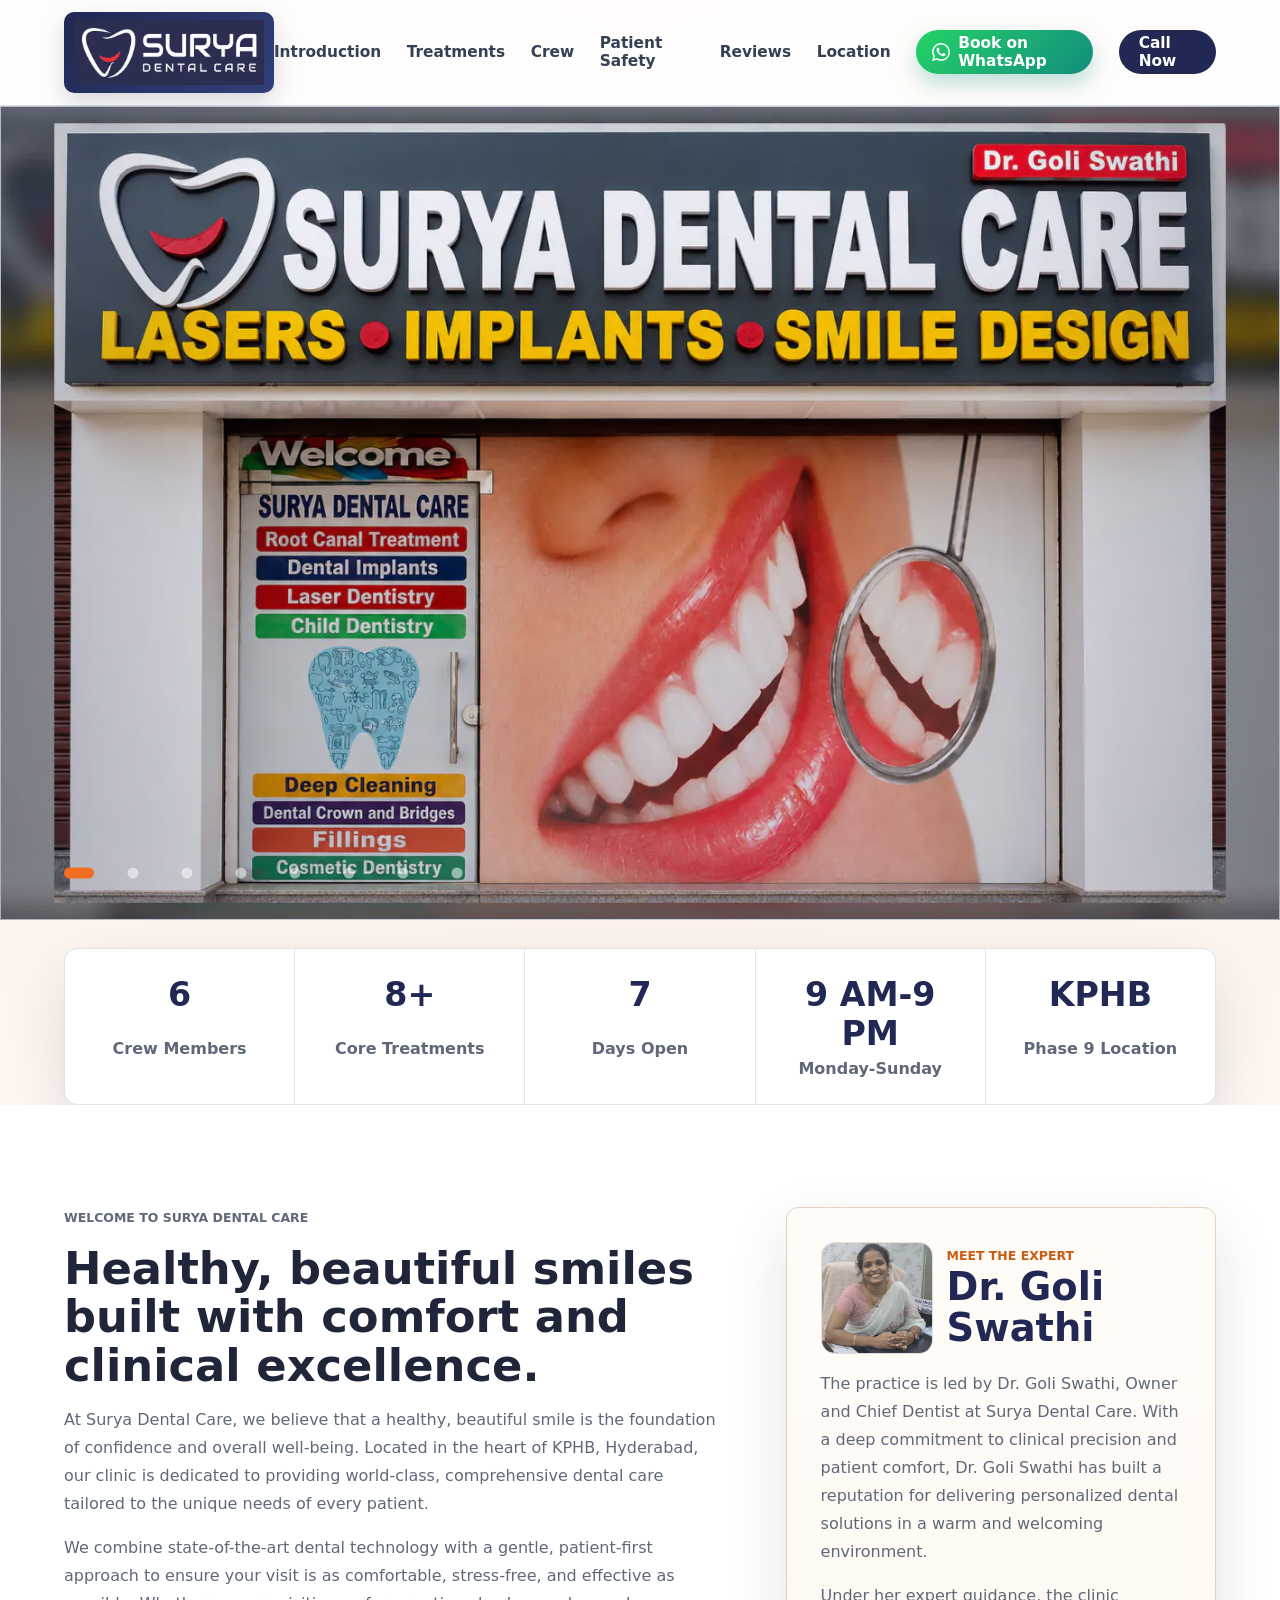
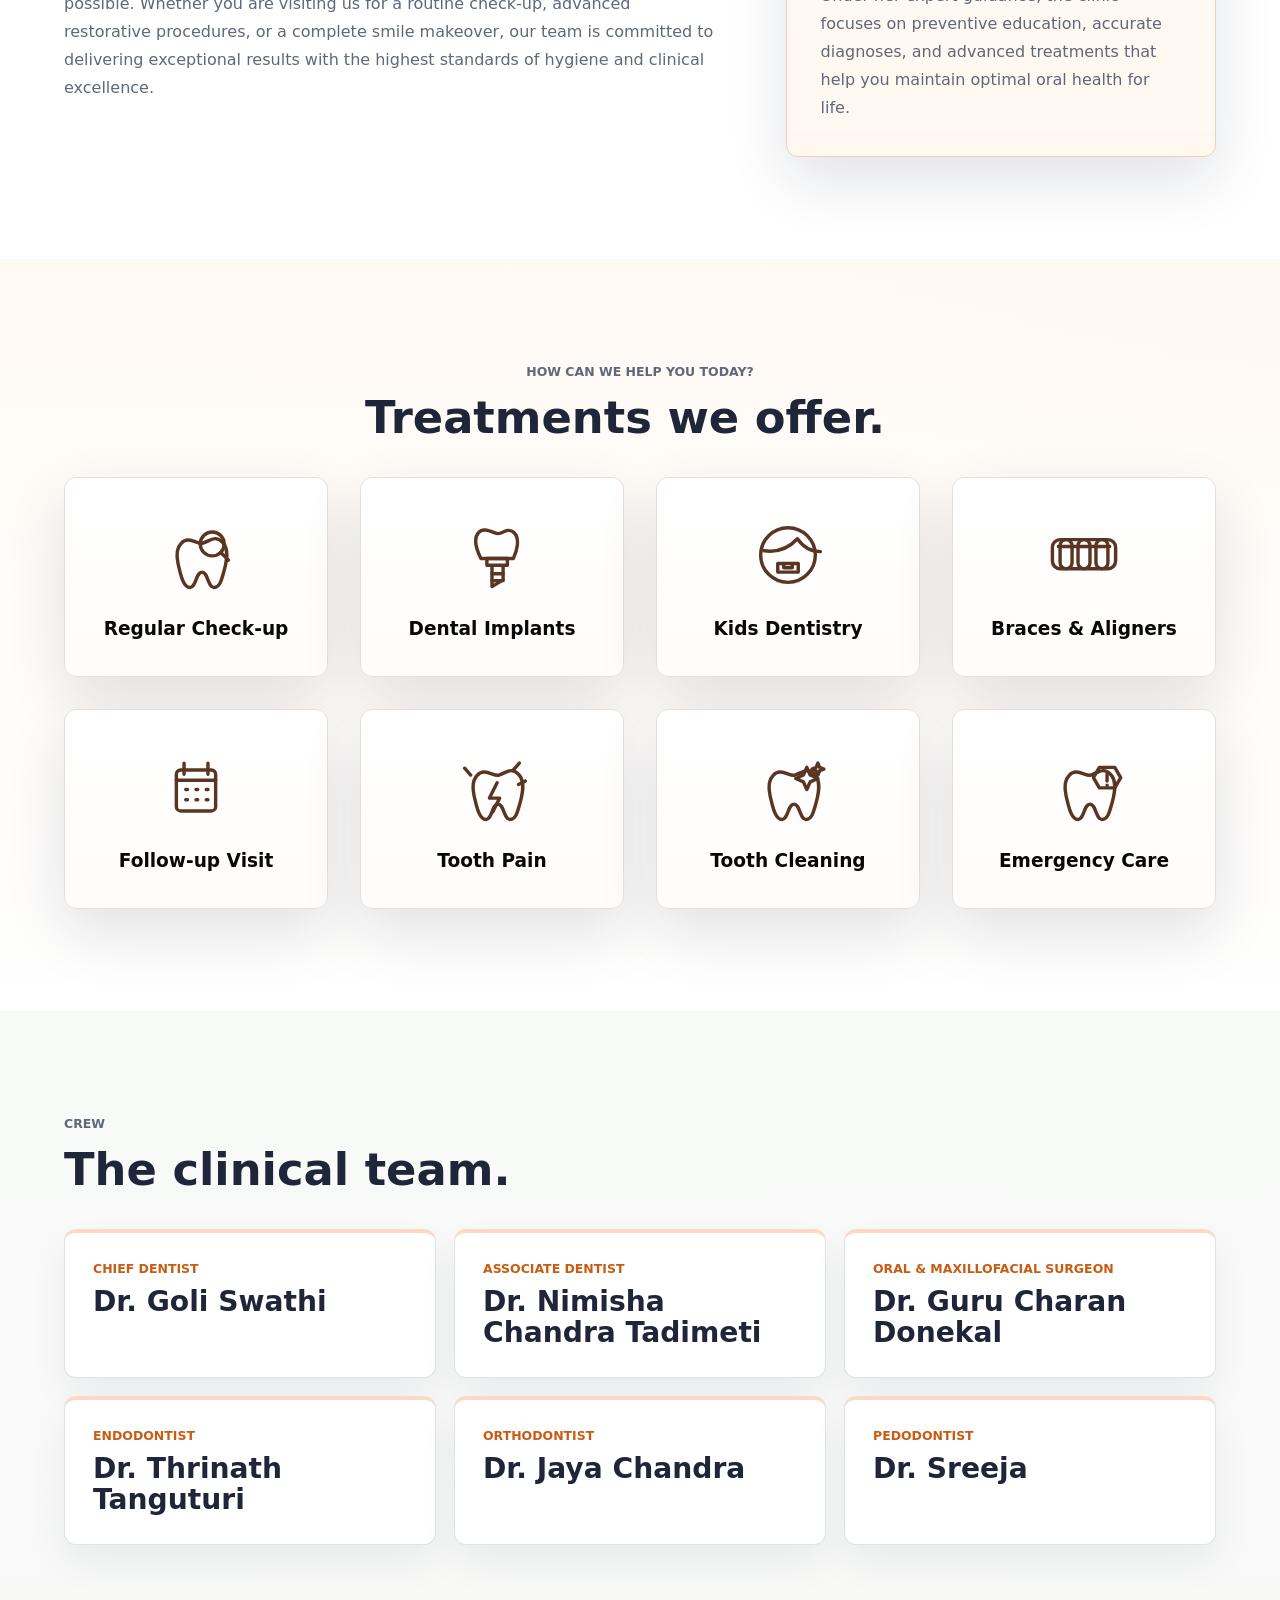
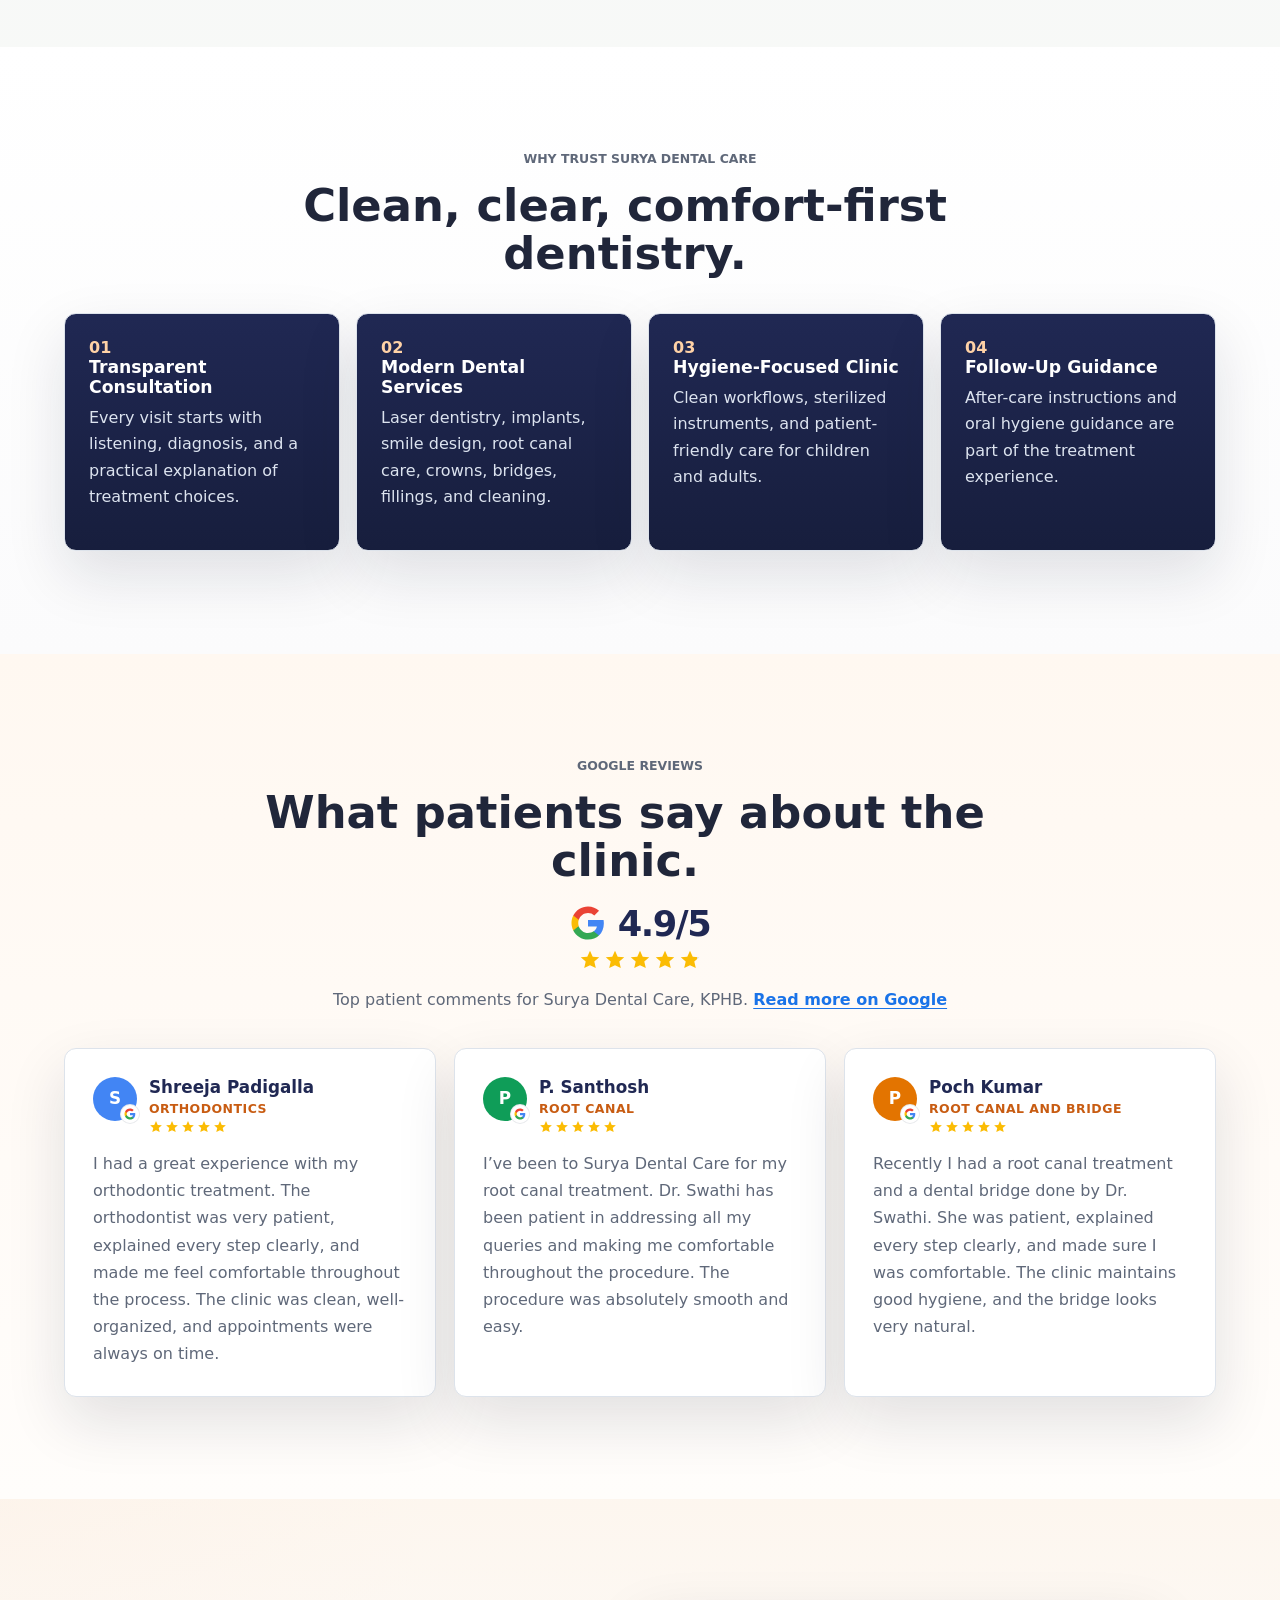
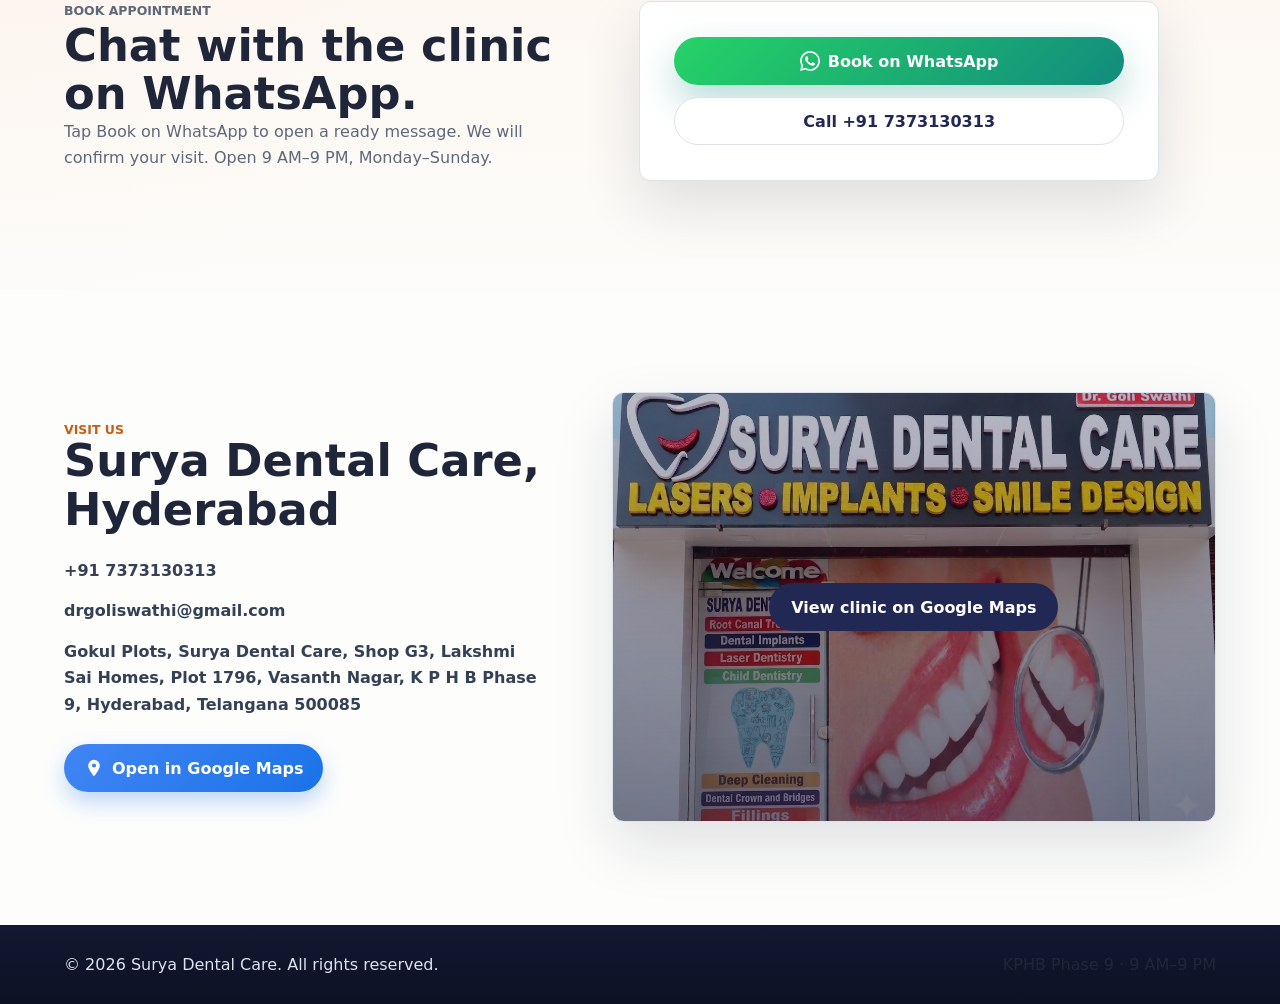
<file: public/index.html>
<!doctype html>
<html lang="en">
  <head>
    <meta charset="utf-8">
    <meta name="viewport" content="width=device-width, initial-scale=1">
    <title>Surya Dental Care | Dental Clinic in KPHB, Hyderabad</title>
    <meta
      name="description"
      content="Surya Dental Care in KPHB Phase 9, Hyderabad offers laser dentistry, implants, smile design, root canal treatment, kids dentistry, crowns, bridges, fillings, and preventive care."
    >
    <link rel="icon" href="assets/favicon.ico" sizes="any">
    <link rel="icon" type="image/png" sizes="32x32" href="assets/favicon-32.png">
    <link rel="apple-touch-icon" href="assets/apple-touch-icon.png">
    <link rel="preload" as="image" type="image/webp" href="assets/premium-slide-1.webp" imagesrcset="assets/premium-slide-1-800.webp 800w, assets/premium-slide-1.webp 1600w" imagesizes="100vw" fetchpriority="high">
    <link rel="stylesheet" href="styles.css?v=33">
  </head>
  <body>
    <header class="site-header" data-header>
      <a class="brand" href="#home" aria-label="Surya Dental Care home">
        <img class="brand-logo" src="assets/surya-logo.webp" width="520" height="177" alt="Surya Dental Care" decoding="async">
      </a>

      <button class="menu-toggle" type="button" aria-expanded="false" aria-controls="site-nav" data-menu-toggle>
        <span class="sr-only">Toggle navigation</span>
        <span></span>
        <span></span>
        <span></span>
      </button>

      <nav class="site-nav" id="site-nav" data-nav>
        <a href="#intro">Introduction</a>
        <a href="#treatments">Treatments</a>
        <a href="#crew">Crew</a>
        <a href="#safety">Patient Safety</a>
        <a href="#reviews">Reviews</a>
        <a href="#location">Location</a>
        <a
          class="whatsapp-cta"
          href="https://wa.me/917373130313?text=Hello%20Surya%20Dental%20Care%2C%20I%20would%20like%20to%20book%20an%20appointment."
          target="_blank"
          rel="noopener"
        >
          <svg viewBox="0 0 24 24" width="18" height="18" aria-hidden="true">
            <path fill="currentColor" d="M17.472 14.382c-.297-.149-1.758-.867-2.03-.967-.273-.099-.471-.148-.67.15-.197.297-.767.966-.94 1.164-.173.199-.347.223-.644.075-.297-.15-1.255-.463-2.39-1.475-.883-.788-1.48-1.761-1.653-2.059-.173-.297-.018-.458.13-.606.134-.133.298-.347.446-.52.149-.174.198-.298.298-.497.099-.198.05-.371-.025-.52-.075-.149-.669-1.612-.916-2.207-.242-.579-.487-.5-.669-.51-.173-.008-.371-.01-.57-.01-.198 0-.52.074-.792.372-.272.297-1.04 1.016-1.04 2.479 0 1.462 1.065 2.875 1.213 3.074.149.198 2.096 3.2 5.077 4.487.709.306 1.262.489 1.694.625.712.227 1.36.195 1.871.118.571-.085 1.758-.719 2.006-1.413.248-.694.248-1.289.173-1.413-.074-.124-.272-.198-.57-.347m-5.421 7.403h-.004a9.87 9.87 0 01-5.031-1.378l-.361-.214-3.741.982.998-3.648-.235-.374a9.86 9.86 0 01-1.51-5.26c.001-5.45 4.436-9.884 9.888-9.884 2.64 0 5.122 1.03 6.988 2.898a9.825 9.825 0 012.893 6.994c-.003 5.45-4.435 9.884-9.885 9.884m8.413-18.297A11.815 11.815 0 0012.05 0C5.495 0 .16 5.335.157 11.892c0 2.096.547 4.142 1.588 5.945L.057 24l6.305-1.654a11.882 11.882 0 005.683 1.448h.005c6.554 0 11.89-5.335 11.893-11.893a11.821 11.821 0 00-3.48-8.413z"/>
          </svg>
          Book on WhatsApp
        </a>
        <a class="nav-cta" href="tel:+917373130313">Call Now</a>
      </nav>
    </header>

    <main id="home">
      <section class="hero">
        <div class="hero-slider" aria-label="Surya Dental Care highlights" data-slider>
          <article class="hero-slide photo-slide active" data-slide>
            <img class="slide-photo" src="assets/premium-slide-1.webp" srcset="assets/premium-slide-1-800.webp 800w, assets/premium-slide-1.webp 1600w" sizes="100vw" width="1600" height="900" alt="Surya Dental Care clinic highlights" fetchpriority="high" decoding="async">
          </article>

          <article class="hero-slide photo-slide" data-slide>
            <img class="slide-photo" data-src="assets/premium-slide-8.webp" data-srcset="assets/premium-slide-8-800.webp 800w, assets/premium-slide-8.webp 1600w" data-sizes="100vw" width="1600" height="900" alt="Surya Dental Care clinic interior and reception" decoding="async">
          </article>

          <article class="hero-slide photo-slide" data-slide>
            <img class="slide-photo" data-src="assets/premium-slide-2.webp" data-srcset="assets/premium-slide-2-800.webp 800w, assets/premium-slide-2.webp 1600w" data-sizes="100vw" width="1600" height="900" alt="Surya Dental Care treatments" decoding="async">
          </article>

          <article class="hero-slide photo-slide" data-slide>
            <img class="slide-photo" data-src="assets/premium-slide-3.webp" data-srcset="assets/premium-slide-3-800.webp 800w, assets/premium-slide-3.webp 1600w" data-sizes="100vw" width="1600" height="900" alt="Surya Dental Care implants and smile design" decoding="async">
          </article>

          <article class="hero-slide photo-slide" data-slide>
            <img class="slide-photo" data-src="assets/premium-slide-4.webp" data-srcset="assets/premium-slide-4-800.webp 800w, assets/premium-slide-4.webp 1600w" data-sizes="100vw" width="1600" height="900" alt="Surya Dental Care patient care" decoding="async">
          </article>

          <article class="hero-slide photo-slide" data-slide>
            <img class="slide-photo" data-src="assets/premium-slide-5.webp" data-srcset="assets/premium-slide-5-800.webp 800w, assets/premium-slide-5.webp 1600w" data-sizes="100vw" width="1600" height="900" alt="Surya Dental Care clinic services" decoding="async">
          </article>

          <article class="hero-slide photo-slide" data-slide>
            <img class="slide-photo" data-src="assets/premium-slide-6.webp" data-srcset="assets/premium-slide-6-800.webp 800w, assets/premium-slide-6.webp 1600w" data-sizes="100vw" width="1600" height="900" alt="Surya Dental Care team" decoding="async">
          </article>

          <article class="hero-slide photo-slide" data-slide>
            <img class="slide-photo" data-src="assets/premium-slide-7.webp" data-srcset="assets/premium-slide-7-800.webp 800w, assets/premium-slide-7.webp 1600w" data-sizes="100vw" width="1600" height="900" alt="Surya Dental Care KPHB clinic" decoding="async">
          </article>

          <div class="slider-dots" aria-label="Homepage slideshow controls">
            <button class="active" type="button" aria-label="Show presentation slide 1" data-slide-dot></button>
            <button type="button" aria-label="Show presentation slide 2" data-slide-dot></button>
            <button type="button" aria-label="Show presentation slide 3" data-slide-dot></button>
            <button type="button" aria-label="Show presentation slide 4" data-slide-dot></button>
            <button type="button" aria-label="Show presentation slide 5" data-slide-dot></button>
            <button type="button" aria-label="Show presentation slide 6" data-slide-dot></button>
            <button type="button" aria-label="Show presentation slide 7" data-slide-dot></button>
            <button type="button" aria-label="Show presentation slide 8" data-slide-dot></button>
          </div>
        </div>
      </section>

      <section class="stats-strip" aria-label="Clinic highlights">
        <article>
          <strong>6</strong>
          <span>Crew Members</span>
        </article>
        <article>
          <strong>8+</strong>
          <span>Core Treatments</span>
        </article>
        <article>
          <strong>7</strong>
          <span>Days Open</span>
        </article>
        <article>
          <strong>9 AM-9 PM</strong>
          <span>Monday-Sunday</span>
        </article>
        <article>
          <strong>KPHB</strong>
          <span>Phase 9 Location</span>
        </article>
      </section>

      <section class="section intro" id="intro">
        <div class="intro-copy">
          <p class="eyebrow">Welcome to Surya Dental Care</p>
          <h1>Healthy, beautiful smiles built with comfort and clinical excellence.</h1>
          <p>
            At Surya Dental Care, we believe that a healthy, beautiful smile is the foundation of
            confidence and overall well-being. Located in the heart of KPHB, Hyderabad, our clinic is
            dedicated to providing world-class, comprehensive dental care tailored to the unique needs
            of every patient.
          </p>
          <p>
            We combine state-of-the-art dental technology with a gentle, patient-first approach to
            ensure your visit is as comfortable, stress-free, and effective as possible. Whether you
            are visiting us for a routine check-up, advanced restorative procedures, or a complete
            smile makeover, our team is committed to delivering exceptional results with the highest
            standards of hygiene and clinical excellence.
          </p>
        </div>
        <div class="intro-card">
          <div class="expert-header">
            <div class="expert-photo">
              <img src="assets/goliswathi.webp" width="640" height="640" alt="Dr. Goli Swathi at Surya Dental Care" loading="lazy" decoding="async">
            </div>
            <div class="expert-title">
              <span>Meet the Expert</span>
              <h3>Dr. Goli Swathi</h3>
            </div>
          </div>
          <p>
            The practice is led by Dr. Goli Swathi, Owner and Chief Dentist at Surya Dental Care. With a
            deep commitment to clinical precision and patient comfort, Dr. Goli Swathi has built a reputation
            for delivering personalized dental solutions in a warm and welcoming environment.
          </p>
          <p>
            Under her expert guidance, the clinic focuses on preventive education, accurate diagnoses,
            and advanced treatments that help you maintain optimal oral health for life.
          </p>
        </div>
      </section>

      <section class="section help" id="treatments">
        <div class="section-heading center">
          <p class="eyebrow">How can we help you today?</p>
          <h2>Treatments we offer.</h2>
        </div>
        <div class="help-grid">
          <article>
            <svg class="treatment-icon" viewBox="0 0 96 96" aria-hidden="true">
              <path d="M31 34c8-9 19 2 25 0 8-2 14-10 23-1 8 8 5 22 2 33-3 11-5 20-12 20-7 0-7-18-14-18s-7 18-14 18c-8 0-11-15-14-28-2-9-2-18 4-24Z"/>
              <circle cx="67" cy="35" r="14"/>
              <path d="m77 45 9 9"/>
            </svg>
            <h3>Regular Check-up</h3>
          </article>
          <article>
            <svg class="treatment-icon" viewBox="0 0 96 96" aria-hidden="true">
              <path d="M32 22c7-8 18 1 23 1s12-8 19-1c7 7 3 22-1 30H35c-5-10-9-23-3-30Z"/>
              <path d="M42 52h24v8H42zM48 60v25l13-8V60"/>
              <path d="M48 70h13M48 78h13"/>
            </svg>
            <h3>Dental Implants</h3>
          </article>
          <article>
            <svg class="treatment-icon" viewBox="0 0 96 96" aria-hidden="true">
              <circle cx="48" cy="48" r="32"/>
              <path d="M20 43c14 2 27-1 39-14 7 10 16 15 27 15"/>
              <path d="M36 58h24v10H36z"/>
              <path d="M43 58v5h10v-5"/>
            </svg>
            <h3>Kids Dentistry</h3>
          </article>
          <article>
            <svg class="treatment-icon" viewBox="0 0 96 96" aria-hidden="true">
              <path d="M18 38h60M20 30h56c5 0 9 4 9 9v16c0 5-4 9-9 9H20c-5 0-9-4-9-9V39c0-5 4-9 9-9Z"/>
              <rect x="20" y="30" width="14" height="34" rx="7"/>
              <rect x="41" y="30" width="14" height="34" rx="7"/>
              <rect x="62" y="30" width="14" height="34" rx="7"/>
            </svg>
            <h3>Braces & Aligners</h3>
          </article>
          <article>
            <svg class="treatment-icon" viewBox="0 0 96 96" aria-hidden="true">
              <rect x="25" y="28" width="46" height="48" rx="5"/>
              <path d="M25 40h46M34 20v13M62 20v13"/>
              <path d="M36 51h2M48 51h2M60 51h2M36 63h2M48 63h2M60 63h2"/>
            </svg>
            <h3>Follow-up Visit</h3>
          </article>
          <article>
            <svg class="treatment-icon" viewBox="0 0 96 96" aria-hidden="true">
              <path d="M31 34c8-9 19 2 25 0 8-2 14-10 23-1 8 8 5 22 2 33-3 11-5 20-12 20-7 0-7-18-14-18s-7 18-14 18c-8 0-11-15-14-28-2-9-2-18 4-24Z"/>
              <path d="m54 43-9 18h12l-8 16"/>
              <path d="m23 34-7-8M73 28l7-8M79 45l8-4"/>
            </svg>
            <h3>Tooth Pain</h3>
          </article>
          <article>
            <svg class="treatment-icon" viewBox="0 0 96 96" aria-hidden="true">
              <path d="M31 34c8-9 19 2 25 0 8-2 14-10 23-1 8 8 5 22 2 33-3 11-5 20-12 20-7 0-7-18-14-18s-7 18-14 18c-8 0-11-15-14-28-2-9-2-18 4-24Z"/>
              <path d="m70 25 4 9 9 4-9 4-4 9-4-9-9-4 9-4 4-9ZM83 20l2 5 5 2-5 2-2 5-2-5-5-2 5-2 2-5Z"/>
            </svg>
            <h3>Tooth Cleaning</h3>
          </article>
          <article>
            <svg class="treatment-icon" viewBox="0 0 96 96" aria-hidden="true">
              <path d="M31 34c8-9 19 2 25 0 8-2 14-10 23-1 8 8 5 22 2 33-3 11-5 20-12 20-7 0-7-18-14-18s-7 18-14 18c-8 0-11-15-14-28-2-9-2-18 4-24Z"/>
              <path d="M66 25h18l7 12-7 12H66l-7-12 7-12Z"/>
              <path d="M75 33v8M75 46h.1"/>
            </svg>
            <h3>Emergency Care</h3>
          </article>
        </div>
      </section>

      <section class="section doctors" id="crew">
        <div class="section-heading">
          <p class="eyebrow">Crew</p>
          <h2>The clinical team.</h2>
        </div>
        <div class="doctor-grid">
          <article>
            <span>Chief Dentist</span>
            <h3>Dr. Goli Swathi</h3>
          </article>
          <article>
            <span>Associate Dentist</span>
            <h3>Dr. Nimisha Chandra Tadimeti</h3>
          </article>
          <article>
            <span>Oral & Maxillofacial Surgeon</span>
            <h3>Dr. Guru Charan Donekal</h3>
          </article>
          <article>
            <span>Endodontist</span>
            <h3>Dr. Thrinath Tanguturi</h3>
          </article>
          <article>
            <span>Orthodontist</span>
            <h3>Dr. Jaya Chandra</h3>
          </article>
          <article>
            <span>Pedodontist</span>
            <h3>Dr. Sreeja</h3>
          </article>
        </div>
      </section>

      <section class="section safety" id="safety">
        <div class="section-heading center">
          <p class="eyebrow">Why trust Surya Dental Care</p>
          <h2>Clean, clear, comfort-first dentistry.</h2>
        </div>
        <div class="trust-grid">
          <article>
            <span>01</span>
            <h3>Transparent Consultation</h3>
            <p>Every visit starts with listening, diagnosis, and a practical explanation of treatment choices.</p>
          </article>
          <article>
            <span>02</span>
            <h3>Modern Dental Services</h3>
            <p>Laser dentistry, implants, smile design, root canal care, crowns, bridges, fillings, and cleaning.</p>
          </article>
          <article>
            <span>03</span>
            <h3>Hygiene-Focused Clinic</h3>
            <p>Clean workflows, sterilized instruments, and patient-friendly care for children and adults.</p>
          </article>
          <article>
            <span>04</span>
            <h3>Follow-Up Guidance</h3>
            <p>After-care instructions and oral hygiene guidance are part of the treatment experience.</p>
          </article>
        </div>
      </section>

      <section class="section reviews" id="reviews" aria-labelledby="reviews-title">
        <div class="section-heading center">
          <p class="eyebrow">Google reviews</p>
          <h2 id="reviews-title">What patients say about the clinic.</h2>
          <div class="reviews-rating">
            <div class="reviews-score">
              <span class="google-mark" aria-hidden="true">
                <svg viewBox="0 0 24 24" width="36" height="36">
                  <path fill="#4285F4" d="M22.56 12.25c0-.78-.07-1.53-.2-2.25H12v4.26h5.92c-.26 1.37-1.04 2.53-2.21 3.31v2.77h3.57c2.08-1.92 3.28-4.74 3.28-8.09z"/>
                  <path fill="#34A853" d="M12 23c2.97 0 5.46-.98 7.28-2.66l-3.57-2.77c-.98.66-2.23 1.06-3.71 1.06-2.86 0-5.29-1.93-6.16-4.53H2.18v2.84C3.99 20.53 7.7 23 12 23z"/>
                  <path fill="#FBBC05" d="M5.84 14.09c-.22-.66-.35-1.36-.35-2.09s.13-1.43.35-2.09V7.07H2.18C1.43 8.55 1 10.22 1 12s.43 3.45 1.18 4.93l2.85-2.22.81-.62z"/>
                  <path fill="#EA4335" d="M12 5.38c1.62 0 3.06.56 4.21 1.64l3.15-3.15C17.45 2.09 14.97 1 12 1 7.7 1 3.99 3.47 2.18 7.07l3.66 2.84c.87-2.6 3.3-4.53 6.16-4.53z"/>
                </svg>
              </span>
              <strong class="reviews-score-value">4.9/5</strong>
            </div>
            <span class="star-row star-row-lg" aria-label="4.9 out of 5 stars">
              <svg viewBox="0 0 20 20" width="22" height="22" aria-hidden="true"><path fill="#FBBC04" d="M10 1.5 12.47 7l5.93.5-4.5 3.9 1.37 5.85L10 14.7 4.73 17.25 6.1 11.4 1.6 7.5 7.53 7z"/></svg>
              <svg viewBox="0 0 20 20" width="22" height="22" aria-hidden="true"><path fill="#FBBC04" d="M10 1.5 12.47 7l5.93.5-4.5 3.9 1.37 5.85L10 14.7 4.73 17.25 6.1 11.4 1.6 7.5 7.53 7z"/></svg>
              <svg viewBox="0 0 20 20" width="22" height="22" aria-hidden="true"><path fill="#FBBC04" d="M10 1.5 12.47 7l5.93.5-4.5 3.9 1.37 5.85L10 14.7 4.73 17.25 6.1 11.4 1.6 7.5 7.53 7z"/></svg>
              <svg viewBox="0 0 20 20" width="22" height="22" aria-hidden="true"><path fill="#FBBC04" d="M10 1.5 12.47 7l5.93.5-4.5 3.9 1.37 5.85L10 14.7 4.73 17.25 6.1 11.4 1.6 7.5 7.53 7z"/></svg>
              <svg viewBox="0 0 20 20" width="22" height="22" aria-hidden="true">
                <defs>
                  <linearGradient id="google-star-49" x1="0" x2="1">
                    <stop offset="90%" stop-color="#FBBC04"/>
                    <stop offset="90%" stop-color="#d9dce3"/>
                  </linearGradient>
                </defs>
                <path fill="url(#google-star-49)" d="M10 1.5 12.47 7l5.93.5-4.5 3.9 1.37 5.85L10 14.7 4.73 17.25 6.1 11.4 1.6 7.5 7.53 7z"/>
              </svg>
            </span>
            <p class="reviews-summary">
              Top patient comments for Surya Dental Care, KPHB.
              <a
                class="reviews-more"
                href="https://www.google.com/maps/search/?api=1&query=Gokul%20Plots%2C%20Surya%20Dental%20Care%2C%20Shop%20G3%2C%20Lakshmi%20Sai%20Homes%2C%20Plot%201796%2C%20Vasanth%20Nagar%2C%20K%20P%20H%20B%20Phase%209%2C%20Hyderabad"
                target="_blank"
                rel="noopener"
              >Read more on Google</a>
            </p>
          </div>
        </div>

        <div class="reviews-grid">
          <article>
            <div class="review-header">
              <span class="review-avatar review-avatar-blue" aria-hidden="true">
                S
                <span class="review-avatar-google">
                  <svg viewBox="0 0 24 24" width="12" height="12">
                    <path fill="#4285F4" d="M22.56 12.25c0-.78-.07-1.53-.2-2.25H12v4.26h5.92c-.26 1.37-1.04 2.53-2.21 3.31v2.77h3.57c2.08-1.92 3.28-4.74 3.28-8.09z"/>
                    <path fill="#34A853" d="M12 23c2.97 0 5.46-.98 7.28-2.66l-3.57-2.77c-.98.66-2.23 1.06-3.71 1.06-2.86 0-5.29-1.93-6.16-4.53H2.18v2.84C3.99 20.53 7.7 23 12 23z"/>
                    <path fill="#FBBC05" d="M5.84 14.09c-.22-.66-.35-1.36-.35-2.09s.13-1.43.35-2.09V7.07H2.18C1.43 8.55 1 10.22 1 12s.43 3.45 1.18 4.93l2.85-2.22.81-.62z"/>
                    <path fill="#EA4335" d="M12 5.38c1.62 0 3.06.56 4.21 1.64l3.15-3.15C17.45 2.09 14.97 1 12 1 7.7 1 3.99 3.47 2.18 7.07l3.66 2.84c.87-2.6 3.3-4.53 6.16-4.53z"/>
                  </svg>
                </span>
              </span>
              <div class="review-identity">
                <strong class="review-name">Shreeja Padigalla</strong>
                <span class="review-treatment">Orthodontics</span>
                <span class="star-row" aria-label="5 stars">
                  <svg viewBox="0 0 20 20" width="14" height="14" aria-hidden="true"><path fill="#FBBC04" d="M10 1.5 12.47 7l5.93.5-4.5 3.9 1.37 5.85L10 14.7 4.73 17.25 6.1 11.4 1.6 7.5 7.53 7z"/></svg>
                  <svg viewBox="0 0 20 20" width="14" height="14" aria-hidden="true"><path fill="#FBBC04" d="M10 1.5 12.47 7l5.93.5-4.5 3.9 1.37 5.85L10 14.7 4.73 17.25 6.1 11.4 1.6 7.5 7.53 7z"/></svg>
                  <svg viewBox="0 0 20 20" width="14" height="14" aria-hidden="true"><path fill="#FBBC04" d="M10 1.5 12.47 7l5.93.5-4.5 3.9 1.37 5.85L10 14.7 4.73 17.25 6.1 11.4 1.6 7.5 7.53 7z"/></svg>
                  <svg viewBox="0 0 20 20" width="14" height="14" aria-hidden="true"><path fill="#FBBC04" d="M10 1.5 12.47 7l5.93.5-4.5 3.9 1.37 5.85L10 14.7 4.73 17.25 6.1 11.4 1.6 7.5 7.53 7z"/></svg>
                  <svg viewBox="0 0 20 20" width="14" height="14" aria-hidden="true"><path fill="#FBBC04" d="M10 1.5 12.47 7l5.93.5-4.5 3.9 1.37 5.85L10 14.7 4.73 17.25 6.1 11.4 1.6 7.5 7.53 7z"/></svg>
                </span>
              </div>
            </div>
            <p>
              I had a great experience with my orthodontic treatment. The orthodontist was very
              patient, explained every step clearly, and made me feel comfortable throughout the
              process. The clinic was clean, well-organized, and appointments were always on time.
            </p>
          </article>
          <article>
            <div class="review-header">
              <span class="review-avatar review-avatar-green" aria-hidden="true">
                P
                <span class="review-avatar-google">
                  <svg viewBox="0 0 24 24" width="12" height="12">
                    <path fill="#4285F4" d="M22.56 12.25c0-.78-.07-1.53-.2-2.25H12v4.26h5.92c-.26 1.37-1.04 2.53-2.21 3.31v2.77h3.57c2.08-1.92 3.28-4.74 3.28-8.09z"/>
                    <path fill="#34A853" d="M12 23c2.97 0 5.46-.98 7.28-2.66l-3.57-2.77c-.98.66-2.23 1.06-3.71 1.06-2.86 0-5.29-1.93-6.16-4.53H2.18v2.84C3.99 20.53 7.7 23 12 23z"/>
                    <path fill="#FBBC05" d="M5.84 14.09c-.22-.66-.35-1.36-.35-2.09s.13-1.43.35-2.09V7.07H2.18C1.43 8.55 1 10.22 1 12s.43 3.45 1.18 4.93l2.85-2.22.81-.62z"/>
                    <path fill="#EA4335" d="M12 5.38c1.62 0 3.06.56 4.21 1.64l3.15-3.15C17.45 2.09 14.97 1 12 1 7.7 1 3.99 3.47 2.18 7.07l3.66 2.84c.87-2.6 3.3-4.53 6.16-4.53z"/>
                  </svg>
                </span>
              </span>
              <div class="review-identity">
                <strong class="review-name">P. Santhosh</strong>
                <span class="review-treatment">Root canal</span>
                <span class="star-row" aria-label="5 stars">
                  <svg viewBox="0 0 20 20" width="14" height="14" aria-hidden="true"><path fill="#FBBC04" d="M10 1.5 12.47 7l5.93.5-4.5 3.9 1.37 5.85L10 14.7 4.73 17.25 6.1 11.4 1.6 7.5 7.53 7z"/></svg>
                  <svg viewBox="0 0 20 20" width="14" height="14" aria-hidden="true"><path fill="#FBBC04" d="M10 1.5 12.47 7l5.93.5-4.5 3.9 1.37 5.85L10 14.7 4.73 17.25 6.1 11.4 1.6 7.5 7.53 7z"/></svg>
                  <svg viewBox="0 0 20 20" width="14" height="14" aria-hidden="true"><path fill="#FBBC04" d="M10 1.5 12.47 7l5.93.5-4.5 3.9 1.37 5.85L10 14.7 4.73 17.25 6.1 11.4 1.6 7.5 7.53 7z"/></svg>
                  <svg viewBox="0 0 20 20" width="14" height="14" aria-hidden="true"><path fill="#FBBC04" d="M10 1.5 12.47 7l5.93.5-4.5 3.9 1.37 5.85L10 14.7 4.73 17.25 6.1 11.4 1.6 7.5 7.53 7z"/></svg>
                  <svg viewBox="0 0 20 20" width="14" height="14" aria-hidden="true"><path fill="#FBBC04" d="M10 1.5 12.47 7l5.93.5-4.5 3.9 1.37 5.85L10 14.7 4.73 17.25 6.1 11.4 1.6 7.5 7.53 7z"/></svg>
                </span>
              </div>
            </div>
            <p>
              I’ve been to Surya Dental Care for my root canal treatment. Dr. Swathi has been
              patient in addressing all my queries and making me comfortable throughout the
              procedure. The procedure was absolutely smooth and easy.
            </p>
          </article>
          <article>
            <div class="review-header">
              <span class="review-avatar review-avatar-orange" aria-hidden="true">
                P
                <span class="review-avatar-google">
                  <svg viewBox="0 0 24 24" width="12" height="12">
                    <path fill="#4285F4" d="M22.56 12.25c0-.78-.07-1.53-.2-2.25H12v4.26h5.92c-.26 1.37-1.04 2.53-2.21 3.31v2.77h3.57c2.08-1.92 3.28-4.74 3.28-8.09z"/>
                    <path fill="#34A853" d="M12 23c2.97 0 5.46-.98 7.28-2.66l-3.57-2.77c-.98.66-2.23 1.06-3.71 1.06-2.86 0-5.29-1.93-6.16-4.53H2.18v2.84C3.99 20.53 7.7 23 12 23z"/>
                    <path fill="#FBBC05" d="M5.84 14.09c-.22-.66-.35-1.36-.35-2.09s.13-1.43.35-2.09V7.07H2.18C1.43 8.55 1 10.22 1 12s.43 3.45 1.18 4.93l2.85-2.22.81-.62z"/>
                    <path fill="#EA4335" d="M12 5.38c1.62 0 3.06.56 4.21 1.64l3.15-3.15C17.45 2.09 14.97 1 12 1 7.7 1 3.99 3.47 2.18 7.07l3.66 2.84c.87-2.6 3.3-4.53 6.16-4.53z"/>
                  </svg>
                </span>
              </span>
              <div class="review-identity">
                <strong class="review-name">Poch Kumar</strong>
                <span class="review-treatment">Root canal and bridge</span>
                <span class="star-row" aria-label="5 stars">
                  <svg viewBox="0 0 20 20" width="14" height="14" aria-hidden="true"><path fill="#FBBC04" d="M10 1.5 12.47 7l5.93.5-4.5 3.9 1.37 5.85L10 14.7 4.73 17.25 6.1 11.4 1.6 7.5 7.53 7z"/></svg>
                  <svg viewBox="0 0 20 20" width="14" height="14" aria-hidden="true"><path fill="#FBBC04" d="M10 1.5 12.47 7l5.93.5-4.5 3.9 1.37 5.85L10 14.7 4.73 17.25 6.1 11.4 1.6 7.5 7.53 7z"/></svg>
                  <svg viewBox="0 0 20 20" width="14" height="14" aria-hidden="true"><path fill="#FBBC04" d="M10 1.5 12.47 7l5.93.5-4.5 3.9 1.37 5.85L10 14.7 4.73 17.25 6.1 11.4 1.6 7.5 7.53 7z"/></svg>
                  <svg viewBox="0 0 20 20" width="14" height="14" aria-hidden="true"><path fill="#FBBC04" d="M10 1.5 12.47 7l5.93.5-4.5 3.9 1.37 5.85L10 14.7 4.73 17.25 6.1 11.4 1.6 7.5 7.53 7z"/></svg>
                  <svg viewBox="0 0 20 20" width="14" height="14" aria-hidden="true"><path fill="#FBBC04" d="M10 1.5 12.47 7l5.93.5-4.5 3.9 1.37 5.85L10 14.7 4.73 17.25 6.1 11.4 1.6 7.5 7.53 7z"/></svg>
                </span>
              </div>
            </div>
            <p>
              Recently I had a root canal treatment and a dental bridge done by Dr. Swathi. She was
              patient, explained every step clearly, and made sure I was comfortable. The clinic
              maintains good hygiene, and the bridge looks very natural.
            </p>
          </article>
        </div>
      </section>

      <section class="section appointment" id="appointment">
        <div class="appointment-copy">
          <p class="eyebrow">Book appointment</p>
          <h2>Chat with the clinic on WhatsApp.</h2>
          <p>
            Tap Book on WhatsApp to open a ready message. We will confirm your visit.
            Open 9 AM–9 PM, Monday–Sunday.
          </p>
        </div>

        <div class="appointment-form appointment-actions">
          <a
            class="button whatsapp-cta"
            href="https://wa.me/917373130313?text=Hello%20Surya%20Dental%20Care%2C%20I%20would%20like%20to%20book%20an%20appointment."
            target="_blank"
            rel="noopener"
          >
            <svg viewBox="0 0 24 24" width="20" height="20" aria-hidden="true">
              <path fill="currentColor" d="M17.472 14.382c-.297-.149-1.758-.867-2.03-.967-.273-.099-.471-.148-.67.15-.197.297-.767.966-.94 1.164-.173.199-.347.223-.644.075-.297-.15-1.255-.463-2.39-1.475-.883-.788-1.48-1.761-1.653-2.059-.173-.297-.018-.458.13-.606.134-.133.298-.347.446-.52.149-.174.198-.298.298-.497.099-.198.05-.371-.025-.52-.075-.149-.669-1.612-.916-2.207-.242-.579-.487-.5-.669-.51-.173-.008-.371-.01-.57-.01-.198 0-.52.074-.792.372-.272.297-1.04 1.016-1.04 2.479 0 1.462 1.065 2.875 1.213 3.074.149.198 2.096 3.2 5.077 4.487.709.306 1.262.489 1.694.625.712.227 1.36.195 1.871.118.571-.085 1.758-.719 2.006-1.413.248-.694.248-1.289.173-1.413-.074-.124-.272-.198-.57-.347m-5.421 7.403h-.004a9.87 9.87 0 01-5.031-1.378l-.361-.214-3.741.982.998-3.648-.235-.374a9.86 9.86 0 01-1.51-5.26c.001-5.45 4.436-9.884 9.888-9.884 2.64 0 5.122 1.03 6.988 2.898a9.825 9.825 0 012.893 6.994c-.003 5.45-4.435 9.884-9.885 9.884m8.413-18.297A11.815 11.815 0 0012.05 0C5.495 0 .16 5.335.157 11.892c0 2.096.547 4.142 1.588 5.945L.057 24l6.305-1.654a11.882 11.882 0 005.683 1.448h.005c6.554 0 11.89-5.335 11.893-11.893a11.821 11.821 0 00-3.48-8.413z"/>
            </svg>
            Book on WhatsApp
          </a>
          <a class="button ghost" href="tel:+917373130313">Call +91 7373130313</a>
        </div>
      </section>

      <section class="section contact" id="location">
        <div class="contact-copy">
          <p class="eyebrow">Visit us</p>
          <h2>Surya Dental Care, Hyderabad</h2>
          <div class="contact-list">
            <a href="tel:+917373130313">+91 7373130313</a>
            <a href="mailto:drgoliswathi@gmail.com">drgoliswathi@gmail.com</a>
            <span>Gokul Plots, Surya Dental Care, Shop G3, Lakshmi Sai Homes, Plot 1796, Vasanth Nagar, K P H B Phase 9, Hyderabad, Telangana 500085</span>
          </div>
          <a
            class="map-link"
            href="https://www.google.com/maps/search/?api=1&query=Gokul%20Plots%2C%20Surya%20Dental%20Care%2C%20Shop%20G3%2C%20Lakshmi%20Sai%20Homes%2C%20Plot%201796%2C%20Vasanth%20Nagar%2C%20K%20P%20H%20B%20Phase%209%2C%20Hyderabad%2C%20Telangana%20500085"
            target="_blank"
            rel="noopener"
          >
            <svg viewBox="0 0 24 24" width="20" height="20" aria-hidden="true">
              <path fill="currentColor" d="M12 2a7 7 0 0 0-7 7c0 5.25 7 13 7 13s7-7.75 7-13a7 7 0 0 0-7-7zm0 9.5A2.5 2.5 0 1 1 12 6.5a2.5 2.5 0 0 1 0 5z"/>
            </svg>
            Open in Google Maps
          </a>
        </div>

        <div
          class="map-panel"
          data-map-facade
          data-map-src="https://www.google.com/maps?q=Gokul%20Plots%2C%20Surya%20Dental%20Care%2C%20Shop%20G3%2C%20Lakshmi%20Sai%20Homes%2C%20Plot%201796%2C%20Vasanth%20Nagar%2C%20K%20P%20H%20B%20Phase%209%2C%20Hyderabad%2C%20Telangana%20500085&output=embed"
        >
          <button class="map-load" type="button" data-load-map>
            View clinic on Google Maps
          </button>
        </div>
      </section>
    </main>

    <footer class="site-footer">
      <p>&copy; <span data-year></span> Surya Dental Care. All rights reserved.</p>
      <span>KPHB Phase 9 · 9 AM–9 PM</span>
    </footer>

    <script src="script.js"></script>
  </body>
</html>
</file>
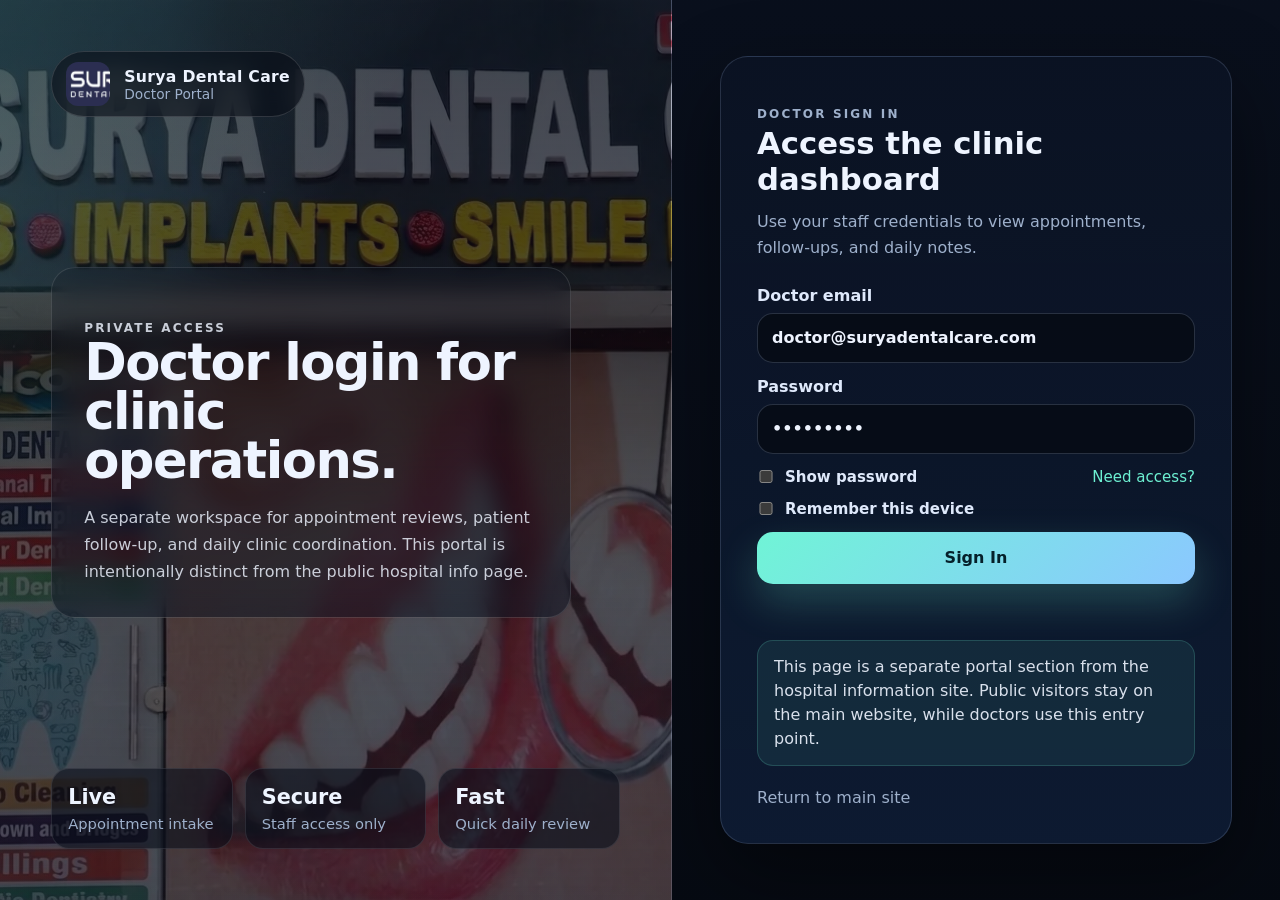
<file: public/doctor-login.html>
<!doctype html>
<html lang="en">
  <head>
    <meta charset="utf-8">
    <meta name="viewport" content="width=device-width, initial-scale=1">
    <title>Surya Dental Care | Doctor Portal</title>
    <meta
      name="description"
      content="Doctor login portal for Surya Dental Care staff to access appointments, records, and daily clinic updates."
    >
    <link rel="icon" href="assets/favicon.ico" sizes="any">
    <link rel="icon" type="image/png" sizes="32x32" href="assets/favicon-32.png">
    <link rel="apple-touch-icon" href="assets/apple-touch-icon.png">
    <style>
      :root {
        color-scheme: dark;
        --bg: #08111f;
        --bg-soft: #111c32;
        --panel: rgba(11, 19, 36, 0.84);
        --panel-2: rgba(14, 28, 52, 0.92);
        --line: rgba(164, 188, 224, 0.18);
        --text: #eef4ff;
        --muted: #9eb0cb;
        --accent: #6df0d2;
        --accent-2: #7a8cff;
        --danger: #ff7f8a;
        --shadow: 0 30px 80px rgba(0, 0, 0, 0.42);
      }

      * { box-sizing: border-box; }
      html, body { min-height: 100%; }
      body {
        margin: 0;
        font-family: Inter, ui-sans-serif, system-ui, -apple-system, BlinkMacSystemFont, "Segoe UI", sans-serif;
        color: var(--text);
        background:
          radial-gradient(circle at top right, rgba(109, 240, 210, 0.16), transparent 28%),
          radial-gradient(circle at 20% 10%, rgba(122, 140, 255, 0.2), transparent 24%),
          linear-gradient(180deg, #050b14 0%, #08111f 40%, #050b14 100%);
      }

      a { color: inherit; text-decoration: none; }
      img { display: block; max-width: 100%; }

      .shell {
        min-height: 100vh;
        display: grid;
        grid-template-columns: minmax(0, 1.05fr) minmax(320px, 0.95fr);
      }

      .visual {
        position: relative;
        overflow: hidden;
        border-right: 1px solid var(--line);
        background:
          linear-gradient(180deg, rgba(5, 11, 20, 0.28), rgba(5, 11, 20, 0.66)),
          url("assets/clinic-front-hero.webp") center/cover no-repeat;
      }

      .visual::after {
        content: "";
        position: absolute;
        inset: 0;
        background:
          linear-gradient(120deg, rgba(109, 240, 210, 0.12), transparent 38%),
          linear-gradient(0deg, rgba(5, 11, 20, 0.1), rgba(5, 11, 20, 0.68));
      }

      .visual-inner {
        position: relative;
        z-index: 1;
        min-height: 100%;
        display: grid;
        align-content: space-between;
        gap: 24px;
        padding: clamp(24px, 4vw, 52px);
      }

      .brandline {
        display: inline-flex;
        align-items: center;
        gap: 14px;
        width: fit-content;
        padding: 10px 14px;
        border: 1px solid rgba(255, 255, 255, 0.14);
        border-radius: 999px;
        background: rgba(4, 9, 18, 0.52);
        backdrop-filter: blur(12px);
      }

      .brandline img {
        width: 44px;
        height: 44px;
        object-fit: cover;
        border-radius: 12px;
      }

      .brandline strong {
        display: block;
        font-size: 0.98rem;
        letter-spacing: 0.02em;
      }

      .brandline span {
        display: block;
        color: var(--muted);
        font-size: 0.86rem;
      }

      .hero-copy {
        max-width: 520px;
        padding: clamp(18px, 3vw, 32px);
        background: linear-gradient(180deg, rgba(10, 18, 33, 0.18), rgba(10, 18, 33, 0.5));
        border: 1px solid rgba(255, 255, 255, 0.12);
        border-radius: 24px;
        backdrop-filter: blur(12px);
      }

      .eyebrow {
        margin: 0 0 12px;
        color: var(--accent);
        text-transform: uppercase;
        letter-spacing: 0.18em;
        font-size: 0.75rem;
        font-weight: 800;
      }

      h1 {
        margin: 0;
        font-size: clamp(2.2rem, 4vw, 4.6rem);
        line-height: 0.96;
        letter-spacing: -0.03em;
      }

      .hero-copy p {
        max-width: 46ch;
        margin: 18px 0 0;
        color: rgba(238, 244, 255, 0.82);
        line-height: 1.7;
      }

      .stats {
        display: grid;
        grid-template-columns: repeat(3, minmax(0, 1fr));
        gap: 12px;
      }

      .stats article {
        padding: 16px;
        border-radius: 18px;
        background: rgba(7, 13, 25, 0.58);
        border: 1px solid rgba(255, 255, 255, 0.1);
      }

      .stats strong {
        display: block;
        font-size: 1.3rem;
      }

      .stats span {
        display: block;
        margin-top: 6px;
        color: var(--muted);
        font-size: 0.92rem;
      }

      .login {
        display: grid;
        align-content: center;
        padding: clamp(24px, 4vw, 48px);
        background:
          linear-gradient(180deg, rgba(9, 15, 28, 0.96), rgba(6, 10, 18, 0.98)),
          var(--bg);
      }

      .login-panel {
        width: min(100%, 520px);
        margin: 0 auto;
        padding: clamp(24px, 3vw, 36px);
        border-radius: 28px;
        background: linear-gradient(180deg, var(--panel), var(--panel-2));
        border: 1px solid var(--line);
        box-shadow: var(--shadow);
      }

      .login-panel h2 {
        margin: 0;
        font-size: clamp(1.6rem, 2.4vw, 2.2rem);
      }

      .login-panel p {
        margin: 12px 0 0;
        color: var(--muted);
        line-height: 1.65;
      }

      .login-form {
        display: grid;
        gap: 14px;
        margin-top: 24px;
      }

      label {
        display: grid;
        gap: 8px;
        font-weight: 700;
        color: #dfe9fb;
      }

      input {
        width: 100%;
        min-height: 50px;
        padding: 12px 14px;
        color: var(--text);
        font: inherit;
        background: rgba(6, 11, 21, 0.85);
        border: 1px solid rgba(159, 181, 216, 0.22);
        border-radius: 16px;
        outline: none;
        transition: border-color 160ms ease, box-shadow 160ms ease, transform 160ms ease;
      }

      input:focus {
        border-color: rgba(109, 240, 210, 0.65);
        box-shadow: 0 0 0 4px rgba(109, 240, 210, 0.12);
      }

      .toggle-row {
        display: flex;
        align-items: center;
        justify-content: space-between;
        gap: 16px;
        color: var(--muted);
        font-size: 0.94rem;
      }

      .toggle-row label {
        display: inline-flex;
        align-items: center;
        gap: 10px;
        font-weight: 600;
      }

      .toggle-row input[type="checkbox"] {
        width: 18px;
        min-height: auto;
        margin: 0;
        accent-color: var(--accent);
      }

      .toggle-row a {
        color: var(--accent);
      }

      .button {
        display: inline-flex;
        align-items: center;
        justify-content: center;
        min-height: 52px;
        padding: 0 20px;
        border: 0;
        border-radius: 16px;
        font: inherit;
        font-weight: 800;
        cursor: pointer;
        transition: transform 160ms ease, box-shadow 160ms ease, background 160ms ease;
      }

      .button.primary {
        color: #05202a;
        background: linear-gradient(135deg, #70f4d6 0%, #8bc8ff 100%);
        box-shadow: 0 18px 40px rgba(109, 240, 210, 0.22);
      }

      .button.primary:hover,
      .button.primary:focus-visible {
        transform: translateY(-1px);
      }

      .portal-note {
        margin-top: 18px;
        padding: 14px 16px;
        border-radius: 16px;
        background: rgba(109, 240, 210, 0.08);
        border: 1px solid rgba(109, 240, 210, 0.18);
        color: rgba(238, 244, 255, 0.9);
        line-height: 1.5;
      }

      .back-link {
        display: inline-flex;
        margin-top: 22px;
        color: var(--muted);
      }

      .back-link:hover {
        color: var(--text);
      }

      @media (max-width: 980px) {
        .shell {
          grid-template-columns: 1fr;
        }

        .visual {
          min-height: 42vh;
          border-right: 0;
          border-bottom: 1px solid var(--line);
        }
      }

      @media (max-width: 640px) {
        .visual-inner,
        .login {
          padding: 18px;
        }

        .stats {
          grid-template-columns: 1fr;
        }

        .toggle-row {
          flex-direction: column;
          align-items: flex-start;
        }

        .button,
        input {
          border-radius: 14px;
        }
      }
    </style>
  </head>
  <body>
    <main class="shell">
      <section class="visual" aria-label="Doctor portal overview">
        <div class="visual-inner">
          <a class="brandline" href="index.html" aria-label="Back to Surya Dental Care home">
            <img src="assets/surya-logo.webp" width="520" height="177" alt="Surya Dental Care">
            <div>
              <strong>Surya Dental Care</strong>
              <span>Doctor Portal</span>
            </div>
          </a>

          <div class="hero-copy">
            <p class="eyebrow">Private access</p>
            <h1>Doctor login for clinic operations.</h1>
            <p>
              A separate workspace for appointment reviews, patient follow-up, and daily clinic
              coordination. This portal is intentionally distinct from the public hospital info page.
            </p>
          </div>

          <div class="stats" aria-label="Portal highlights">
            <article>
              <strong>Live</strong>
              <span>Appointment intake</span>
            </article>
            <article>
              <strong>Secure</strong>
              <span>Staff access only</span>
            </article>
            <article>
              <strong>Fast</strong>
              <span>Quick daily review</span>
            </article>
          </div>
        </div>
      </section>

      <section class="login" aria-label="Doctor sign in form">
        <div class="login-panel">
          <p class="eyebrow">Doctor sign in</p>
          <h2>Access the clinic dashboard</h2>
          <p>
            Use your staff credentials to view appointments, follow-ups, and daily notes.
          </p>

          <form class="login-form" id="doctor-login-form" action="/api/doctor/login" method="post">
            <label>
              Doctor email
              <input type="email" name="email" placeholder="doctor@suryadentalcare.com" value="doctor@suryadentalcare.com" required>
            </label>
            <label>
              Password
              <input id="doctor-password" type="password" name="password" placeholder="Enter your password" value="doctor123" required>
            </label>

            <div class="toggle-row">
              <label for="show-password">
                <input id="show-password" type="checkbox" autocomplete="off">
                Show password
              </label>
              <a href="mailto:drgoliswathi@gmail.com">Need access?</a>
            </div>

            <div class="toggle-row">
              <label>
                <input type="checkbox" name="remember">
                Remember this device
              </label>
            </div>

            <button class="button primary" type="submit">Sign In</button>
            <p id="login-status" style="margin:0; min-height:1.5em; color:var(--muted);" aria-live="polite"></p>
          </form>

          <div class="portal-note">
            This page is a separate portal section from the hospital information site. Public visitors
            stay on the main website, while doctors use this entry point.
          </div>

          <a class="back-link" href="index.html">Return to main site</a>
        </div>
      </section>
    </main>
    <script src="doctor-login.js"></script>
  </body>
</html>
</file>
<file: public/styles.css>
:root {
  --ink: #20263a;
  --muted: #5f6879;
  --navy: #202853;
  --navy-dark: #12172f;
  --orange: #f16d1f;
  --orange-dark: #c85c12;
  --cream: #fff6ec;
  --surface: #ffffff;
  --soft: #f7faf9;
  --line: #dde3eb;
  --shadow: 0 24px 60px rgba(18, 23, 47, 0.12);
}

* {
  box-sizing: border-box;
}

html {
  scroll-behavior: smooth;
}

body {
  margin: 0;
  color: var(--ink);
  font-family: ui-sans-serif, system-ui, -apple-system, BlinkMacSystemFont, "Segoe UI", sans-serif;
  background:
    radial-gradient(circle at top, rgba(241, 109, 31, 0.12), transparent 33%),
    linear-gradient(180deg, #fbf8f3 0%, #ffffff 28%, #f3efe8 100%);
}

body.nav-open {
  overflow: hidden;
}

a {
  color: inherit;
  text-decoration: none;
}

img {
  display: block;
  max-width: 100%;
}

.sr-only {
  position: absolute;
  width: 1px;
  height: 1px;
  padding: 0;
  margin: -1px;
  overflow: hidden;
  clip: rect(0, 0, 0, 0);
  white-space: nowrap;
  border: 0;
}

.site-header {
  position: sticky;
  top: 0;
  z-index: 20;
  display: flex;
  align-items: center;
  justify-content: space-between;
  min-height: 86px;
  padding: 12px clamp(18px, 5vw, 72px);
  background: rgba(255, 255, 255, 0.88);
  border-bottom: 1px solid var(--line);
  box-shadow: 0 12px 32px rgba(18, 23, 47, 0.08);
  backdrop-filter: blur(18px);
}

.brand-logo {
  width: clamp(178px, 18vw, 260px);
  height: auto;
  padding: 8px 10px;
  background: linear-gradient(135deg, var(--navy) 0%, #31407a 100%);
  border-radius: 10px;
  box-shadow: 0 10px 24px rgba(41, 46, 92, 0.18);
}

.site-nav {
  display: flex;
  align-items: center;
  gap: clamp(14px, 2vw, 28px);
  color: #344054;
  font-size: 0.96rem;
  font-weight: 800;
}

.site-nav a {
  padding: 10px 0;
}

.nav-cta {
  display: inline-flex;
  align-items: center;
  min-height: 44px;
  padding: 0 20px !important;
  color: #fff;
  background: var(--navy);
  border-radius: 999px;
}

.whatsapp-cta {
  display: inline-flex;
  align-items: center;
  justify-content: center;
  gap: 8px;
  min-height: 44px;
  padding: 0 16px !important;
  color: #fff;
  background: linear-gradient(135deg, #25d366 0%, #128c7e 100%);
  border-radius: 999px;
  box-shadow: 0 10px 22px rgba(18, 140, 126, 0.28);
}

.whatsapp-cta svg {
  flex-shrink: 0;
}

.whatsapp-cta:hover,
.whatsapp-cta:focus-visible {
  color: #fff;
  background: linear-gradient(135deg, #20bd5a 0%, #0e7a6d 100%);
}

.button.whatsapp-cta {
  min-height: 48px;
  padding: 0 22px !important;
  box-shadow: 0 16px 36px rgba(18, 140, 126, 0.3);
}

.menu-toggle {
  display: none;
  width: 44px;
  height: 44px;
  padding: 10px;
  background: #fff;
  border: 1px solid var(--line);
  border-radius: 999px;
}

.menu-toggle span:not(.sr-only) {
  display: block;
  height: 2px;
  margin: 5px 0;
  background: var(--ink);
}

.hero {
  min-height: calc(100svh - 86px);
  padding: 0;
  overflow: hidden;
  background: #0f1630;
  position: relative;
}

.hero::after {
  content: "";
  position: absolute;
  inset: 0;
  background:
    linear-gradient(180deg, rgba(15, 22, 48, 0.02) 0%, rgba(15, 22, 48, 0.1) 100%),
    linear-gradient(90deg, rgba(15, 22, 48, 0.16), transparent 22%, transparent 78%, rgba(15, 22, 48, 0.16));
  pointer-events: none;
}

.hero-slider,
.booking-panel,
.stats-strip,
.help-grid article,
.doctor-grid article,
.trust-grid article,
.appointment-form,
.map-panel {
  border: 1px solid var(--line);
  border-radius: 12px;
  box-shadow: var(--shadow);
}

.hero-slider {
  position: relative;
  width: 100%;
  min-height: calc(100svh - 86px);
  overflow: hidden;
  background: #0f1630;
  border-radius: 0;
}

.hero-slide {
  position: absolute;
  inset: 0;
  display: grid;
  align-items: end;
  padding: 0;
  color: #fff;
  opacity: 0;
  pointer-events: none;
  transform: translateX(18px);
  transition: opacity 420ms ease, transform 420ms ease;
}

.hero-slide.active {
  opacity: 1;
  pointer-events: auto;
  transform: translateX(0);
}

.slide-photo {
  position: absolute;
  inset: 0;
  width: 100%;
  height: 100%;
  object-fit: cover;
  object-position: center;
  background: var(--navy-dark);
}

.slide-copy {
  position: relative;
  z-index: 2;
  display: grid;
  gap: 16px;
  align-content: center;
  max-width: 720px;
}

.slide-copy .eyebrow {
  color: #ffd2a6;
}

.slide-copy h2 {
  color: #fff;
  font-size: clamp(2.2rem, 4.8vw, 4.8rem);
}

.slide-copy p {
  max-width: 620px;
  margin: 0;
  color: #e8eef4;
  font-size: clamp(1rem, 1.6vw, 1.24rem);
  line-height: 1.65;
}

.slide-copy .button {
  width: fit-content;
  margin-top: 8px;
}

.slider-dots {
  position: absolute;
  left: clamp(26px, 5vw, 56px);
  bottom: 24px;
  z-index: 3;
  display: flex;
  gap: 10px;
}

.slider-dots button {
  width: 44px;
  height: 44px;
  padding: 0;
  cursor: pointer;
  background: transparent;
  border: 0;
  position: relative;
}

.slider-dots button::after {
  content: "";
  position: absolute;
  left: 50%;
  top: 50%;
  width: 11px;
  height: 11px;
  background: rgba(255, 255, 255, 0.52);
  border-radius: 999px;
  transform: translate(-50%, -50%);
}

.slider-dots button.active::after {
  width: 30px;
  background: var(--orange);
}

.booking-panel {
  display: grid;
  grid-template-columns: minmax(0, 1fr) minmax(320px, 0.72fr) auto;
  gap: clamp(18px, 3vw, 34px);
  align-items: end;
  padding: clamp(22px, 3vw, 32px);
  background: linear-gradient(180deg, rgba(255, 255, 255, 0.94), rgba(255, 255, 255, 0.78));
  border-radius: 12px;
  position: relative;
  overflow: hidden;
}

.booking-panel::before {
  content: "";
  position: absolute;
  inset: 0;
  background: linear-gradient(120deg, rgba(241, 109, 31, 0.06), transparent 35%, rgba(32, 40, 83, 0.04));
  pointer-events: none;
}

.booking-section {
  padding: clamp(18px, 4vw, 34px) clamp(18px, 5vw, 72px) clamp(28px, 5vw, 54px);
  background: #fff;
}

.booking-copy {
  display: grid;
  gap: 12px;
  position: relative;
  z-index: 1;
}

.booking-copy p {
  margin-bottom: 0;
}

.eyebrow {
  margin: 0;
  color: var(--orange-dark);
  font-size: 0.78rem;
  font-weight: 900;
  text-transform: uppercase;
}

h1,
h2,
h3,
p {
  margin-top: 0;
}

h1 {
  max-width: 820px;
  margin-bottom: 0;
  font-size: clamp(1.85rem, 3.5vw, 3.1rem);
  line-height: 1.08;
  letter-spacing: 0;
}

h2 {
  max-width: 820px;
  margin-bottom: 0;
  font-size: clamp(1.85rem, 3.5vw, 3.1rem);
  line-height: 1.08;
  letter-spacing: 0;
}

h3 {
  margin-bottom: 8px;
  font-size: 1.08rem;
}

.booking-panel p,
.section-heading p,
.doctor-grid p,
.trust-grid p,
.appointment-copy p,
.contact-list {
  color: var(--muted);
  line-height: 1.65;
}

.quick-form,
.appointment-form {
  display: grid;
  gap: 14px;
}

.form-status {
  margin: 0;
  min-height: 1.5em;
  font-size: 0.98rem;
  font-weight: 700;
  color: var(--muted);
}

.form-status[data-state="success"] {
  color: #106b39;
}

.form-status[data-state="error"] {
  color: #b42318;
}

.form-status[data-state="loading"] {
  color: var(--navy);
}

label {
  display: grid;
  gap: 8px;
  color: #344054;
  font-weight: 800;
}

input,
select,
textarea {
  width: 100%;
  min-height: 48px;
  padding: 12px 14px;
  color: var(--ink);
  font: inherit;
  background: #fff;
  border: 1px solid #d5dbe4;
  border-radius: 10px;
  outline: none;
  transition: border-color 160ms ease, box-shadow 160ms ease, transform 160ms ease;
}

textarea {
  resize: vertical;
}

input:focus,
select:focus,
textarea:focus {
  border-color: var(--orange);
  box-shadow: 0 0 0 4px rgba(241, 109, 31, 0.14);
}

.button,
.map-link {
  display: inline-flex;
  align-items: center;
  justify-content: center;
  min-height: 48px;
  padding: 0 20px;
  border: 0;
  border-radius: 999px;
  font-weight: 900;
  cursor: pointer;
  transition: transform 160ms ease, box-shadow 160ms ease, background 160ms ease;
}

.button.primary {
  color: #fff;
  background: linear-gradient(135deg, var(--orange) 0%, #ff8d2f 100%);
  box-shadow: 0 16px 36px rgba(241, 109, 31, 0.26);
}

.button.primary:hover,
.button.primary:focus-visible {
  background: linear-gradient(135deg, var(--orange-dark) 0%, #e56a18 100%);
  transform: translateY(-1px);
}

.button.ghost {
  color: var(--navy);
  background: #fff;
  border: 1px solid var(--line);
}

.button.ghost:hover,
.button.ghost:focus-visible {
  border-color: var(--navy);
  transform: translateY(-1px);
}

.panel-actions {
  display: grid;
  gap: 10px;
  padding-top: 6px;
  color: var(--navy);
  font-weight: 900;
}

.stats-strip {
  display: grid;
  grid-template-columns: repeat(5, 1fr);
  gap: 1px;
  margin: 28px clamp(18px, 5vw, 72px) 0;
  overflow: hidden;
  background: var(--line);
  border-radius: 14px;
}

.stats-strip article {
  display: grid;
  gap: 6px;
  padding: 26px 18px;
  text-align: center;
  background: #fff;
}

.stats-strip strong {
  color: var(--navy);
  font-size: clamp(1.5rem, 2.6vw, 2.3rem);
}

.stats-strip span {
  color: var(--muted);
  font-weight: 800;
}

.section {
  padding: clamp(66px, 8vw, 104px) clamp(18px, 5vw, 72px);
}

.section-heading {
  display: grid;
  gap: 12px;
  max-width: 850px;
  margin-bottom: 34px;
}

.section-heading.center {
  margin-inline: auto;
  text-align: center;
}

.intro {
  display: grid;
  grid-template-columns: minmax(0, 1.1fr) minmax(320px, 0.72fr);
  gap: clamp(28px, 5vw, 64px);
  align-items: start;
  background: #fff;
}

.intro-copy,
.intro-card {
  display: grid;
  gap: 16px;
}

.intro-copy p,
.intro-card p {
  margin-bottom: 0;
  color: var(--muted);
  line-height: 1.75;
}

.intro-card {
  padding: clamp(22px, 4vw, 34px);
  background:
    linear-gradient(180deg, rgba(255, 255, 255, 0.64), rgba(255, 255, 255, 0.26)),
    var(--cream);
  border: 1px solid #ebd1ba;
  border-radius: 12px;
  box-shadow: var(--shadow);
}

.expert-header {
  display: flex;
  align-items: center;
  gap: 14px;
}

.expert-photo {
  flex: 0 0 auto;
  width: 112px;
  height: 112px;
  overflow: hidden;
  border-radius: 14px;
  background: linear-gradient(135deg, rgba(32, 40, 83, 0.08), rgba(241, 109, 31, 0.08));
  border: 1px solid rgba(32, 40, 83, 0.08);
}

.expert-photo img {
  width: 100%;
  height: 100%;
  object-fit: cover;
  object-position: center 18%;
}

.expert-title {
  display: grid;
  gap: 4px;
}

.intro-card span {
  color: var(--orange-dark);
  font-size: 0.78rem;
  font-weight: 900;
  text-transform: uppercase;
}

.intro-card h3 {
  margin: 0;
  color: var(--navy);
  font-size: clamp(1.7rem, 3vw, 2.4rem);
  line-height: 1.05;
}

.help {
  background:
    linear-gradient(180deg, rgba(255, 249, 243, 0.92), rgba(255, 255, 255, 0.92)),
    radial-gradient(circle at top right, rgba(241, 109, 31, 0.08), transparent 30%);
}

.help-grid {
  display: grid;
  grid-template-columns: repeat(4, 1fr);
  gap: clamp(18px, 3vw, 32px);
  max-width: 1180px;
  margin-inline: auto;
}

.help-grid article {
  display: grid;
  min-height: 200px;
  place-items: center;
  align-content: center;
  gap: 22px;
  padding: 28px 22px;
  text-align: center;
  background: #fff;
  border-color: #e7dfd6;
  transition: transform 180ms ease, border-color 180ms ease;
  border-radius: 12px;
  background: linear-gradient(180deg, #ffffff 0%, #fffdfb 100%);
}

.help-grid article:hover {
  transform: translateY(-5px);
  border-color: rgba(245, 130, 32, 0.5);
}

.treatment-icon {
  width: 82px;
  height: 82px;
  fill: none;
  stroke: #5a3524;
  stroke-width: 4;
  stroke-linecap: round;
  stroke-linejoin: round;
}

.help-grid h3 {
  margin: 0;
  color: #080808;
  font-size: 1.16rem;
  font-weight: 900;
}

.doctors {
  background: rgba(247, 250, 249, 0.72);
}

.doctor-grid {
  display: grid;
  grid-template-columns: repeat(3, minmax(0, 1fr));
  gap: 18px;
}

.doctor-grid article {
  padding: 28px;
  background: #fff;
  display: grid;
  gap: 10px;
  align-content: start;
  min-height: 148px;
  border-top: 4px solid rgba(241, 109, 31, 0.26);
  border-radius: 12px;
  box-shadow: 0 18px 38px rgba(18, 23, 47, 0.06);
}

.doctor-grid span {
  color: var(--orange-dark);
  font-size: 0.78rem;
  font-weight: 900;
  text-transform: uppercase;
}

.doctor-grid h3 {
  margin: 0;
  font-size: clamp(1.38rem, 2.2vw, 1.85rem);
  line-height: 1.12;
}

.safety {
  background: linear-gradient(180deg, #ffffff 0%, #fbfbfc 100%);
}

.reviews {
  background: linear-gradient(180deg, #fff8f1 0%, #fffdfb 100%);
}

.reviews-summary {
  max-width: 760px;
  margin: 8px auto 0;
  color: var(--muted);
  line-height: 1.7;
}

.reviews-rating {
  display: grid;
  gap: 8px;
  justify-items: center;
  margin-top: 8px;
}

.reviews-score {
  display: flex;
  align-items: center;
  gap: 12px;
}

.reviews-score-value {
  color: var(--navy);
  font-size: clamp(1.7rem, 3.2vw, 2.2rem);
  font-weight: 900;
  line-height: 1;
  letter-spacing: -0.04em;
}

.reviews-more {
  color: #1a73e8;
  font-weight: 800;
  text-decoration: underline;
  text-underline-offset: 3px;
}

.reviews-more:hover,
.reviews-more:focus-visible {
  color: #174ea6;
}

.google-mark {
  display: inline-flex;
}

.star-row {
  display: inline-flex;
  align-items: center;
  gap: 2px;
}

.star-row-lg {
  gap: 3px;
}

.reviews-grid {
  display: grid;
  grid-template-columns: repeat(3, minmax(0, 1fr));
  gap: 18px;
  max-width: 1180px;
  margin-inline: auto;
}

.reviews-grid article {
  padding: 28px;
  background: #fff;
  border: 1px solid var(--line);
  border-radius: 12px;
  box-shadow: var(--shadow);
  min-height: 100%;
}

.review-header {
  display: flex;
  align-items: flex-start;
  gap: 12px;
  margin-bottom: 16px;
}

.review-avatar {
  position: relative;
  flex: 0 0 44px;
  width: 44px;
  height: 44px;
  border-radius: 50%;
  display: grid;
  place-items: center;
  color: #fff;
  font-size: 1.05rem;
  font-weight: 800;
  line-height: 1;
}

.review-avatar-blue {
  background: #4285f4;
}

.review-avatar-green {
  background: #0f9d58;
}

.review-avatar-orange {
  background: #e37400;
}

.review-avatar-google {
  position: absolute;
  right: -2px;
  bottom: -2px;
  width: 18px;
  height: 18px;
  display: grid;
  place-items: center;
  background: #fff;
  border-radius: 50%;
  box-shadow: 0 0 0 1px #e8eaed;
}

.review-identity {
  display: grid;
  gap: 4px;
  min-width: 0;
}

.review-name {
  color: var(--navy);
  font-size: 1.05rem;
  line-height: 1.2;
}

.review-treatment {
  display: inline-flex;
  width: fit-content;
  color: var(--orange-dark);
  font-size: 0.78rem;
  font-weight: 900;
  text-transform: uppercase;
  letter-spacing: 0.04em;
}

.reviews-grid p {
  margin: 0;
  color: var(--muted);
  line-height: 1.7;
}

.trust-grid {
  display: grid;
  grid-template-columns: repeat(4, 1fr);
  gap: 16px;
}

.trust-grid article {
  padding: 24px;
  background: linear-gradient(180deg, #202853 0%, #171e3d 100%);
  color: #fff;
  min-height: 100%;
  border-radius: 12px;
}

.trust-grid span {
  color: #ffd2a6;
  font-weight: 900;
}

.trust-grid p {
  color: #dce3ef;
}

.appointment {
  display: grid;
  grid-template-columns: minmax(0, 0.9fr) minmax(320px, 520px);
  gap: clamp(28px, 5vw, 72px);
  align-items: start;
  background:
    linear-gradient(180deg, rgba(255, 247, 239, 0.78), rgba(255, 255, 255, 0.74)),
    radial-gradient(circle at left top, rgba(241, 109, 31, 0.08), transparent 32%);
}

.appointment-form {
  padding: clamp(22px, 4vw, 34px);
  background: #fff;
  border-radius: 12px;
}

.appointment-actions {
  display: grid;
  gap: 12px;
  align-content: center;
  min-height: 180px;
}

.contact {
  display: grid;
  grid-template-columns: minmax(0, 0.8fr) minmax(320px, 1fr);
  gap: clamp(28px, 5vw, 72px);
  align-items: stretch;
  background: rgba(255, 255, 255, 0.86);
}

.contact-copy {
  align-self: center;
}

.contact-list {
  display: grid;
  gap: 14px;
  margin-top: 24px;
  color: #344054;
  font-weight: 800;
}

.map-link {
  width: fit-content;
  gap: 8px;
  margin-top: 26px;
  color: #fff;
  background: linear-gradient(135deg, #4285f4 0%, #1a73e8 100%);
  box-shadow: 0 10px 22px rgba(26, 115, 232, 0.28);
}

.map-link svg {
  flex-shrink: 0;
}

.map-link:hover,
.map-link:focus-visible {
  color: #fff;
  background: linear-gradient(135deg, #3367d6 0%, #174ea6 100%);
  transform: translateY(-1px);
}

.map-panel {
  min-height: 430px;
  overflow: hidden;
  background:
    linear-gradient(180deg, rgba(18, 23, 47, 0.28), rgba(18, 23, 47, 0.55)),
    url("assets/clinic-front-hero.webp") center/cover no-repeat;
  border-radius: 12px;
  display: grid;
  place-items: center;
}

.map-panel iframe {
  width: 100%;
  height: 100%;
  min-height: 430px;
  border: 0;
}

.map-panel:has(iframe) {
  display: block;
  background: #fff;
}

.map-load {
  z-index: 1;
  min-height: 48px;
  padding: 0 22px;
  color: #fff;
  font: inherit;
  font-weight: 800;
  cursor: pointer;
  background: var(--navy);
  border: 0;
  border-radius: 999px;
}

.map-load:hover,
.map-load:focus-visible {
  background: var(--navy-dark);
}

.map-load {
  z-index: 1;
  min-height: 48px;
  padding: 0 22px;
  color: #fff;
  font: inherit;
  font-weight: 800;
  cursor: pointer;
  background: var(--navy);
  border: 0;
  border-radius: 999px;
}

.site-footer {
  display: flex;
  align-items: center;
  justify-content: space-between;
  gap: 18px;
  padding: 30px clamp(18px, 5vw, 72px);
  background: linear-gradient(180deg, #121831 0%, #0d1123 100%);
}

.site-footer p,
.site-footer a {
  margin: 0;
  color: #dce3ef;
}

.site-footer a {
  font-weight: 900;
}

@media (max-width: 1060px) {
  .hero {
    min-height: calc(100svh - 74px);
  }

  .menu-toggle {
    display: block;
  }

  .site-nav {
    position: fixed;
    inset: 86px 16px auto;
    display: grid;
    gap: 0;
    padding: 10px;
    background: #fff;
    border: 1px solid var(--line);
    border-radius: 12px;
    box-shadow: var(--shadow);
    opacity: 0;
    pointer-events: none;
    transform: translateY(-12px);
    transition: opacity 180ms ease, transform 180ms ease;
  }

  .site-nav.open {
    opacity: 1;
    pointer-events: auto;
    transform: translateY(0);
  }

  .site-nav a {
    padding: 16px !important;
  }

  .site-nav a.whatsapp-cta {
    padding: 12px 16px !important;
  }

  .nav-cta,
  .whatsapp-cta {
    justify-content: center;
  }

  .hero,
  .intro,
  .appointment,
  .contact {
    grid-template-columns: 1fr;
  }

  .reviews-grid {
    grid-template-columns: 1fr;
  }

  .doctor-grid {
    grid-template-columns: repeat(2, 1fr);
  }

  .help-grid,
  .trust-grid {
    grid-template-columns: repeat(2, 1fr);
  }
}

@media (max-width: 680px) {
  .site-header {
    min-height: 74px;
    padding: 10px 16px;
  }

  .hero-slider {
    min-height: calc(100svh - 74px);
  }

  .brand-logo {
    width: 174px;
  }

  .expert-header {
    align-items: flex-start;
  }

  .expert-photo {
    width: 96px;
    height: 96px;
  }

  .booking-panel {
    grid-template-columns: 1fr;
    padding: 20px;
  }

  .hero-slider {
    border-radius: 0;
  }

  .stats-strip,
  .help-grid,
  .doctor-grid,
  .trust-grid {
    grid-template-columns: 1fr;
  }

  .stats-strip {
    margin-inline: 16px;
  }

  .button,
  .map-link,
  .map-load {
    width: 100%;
  }

  .hero-slide {
    padding: 22px;
  }

  .slide-copy h2 {
    font-size: clamp(1.9rem, 8vw, 2.6rem);
  }

  .slide-copy .button {
    width: 100%;
  }

  .site-footer {
    align-items: stretch;
    flex-direction: column;
  }

  h1 {
    font-size: clamp(1.9rem, 8vw, 2.55rem);
  }
}

@media (prefers-reduced-motion: reduce) {
  html {
    scroll-behavior: auto;
  }

  .hero-slide,
  .site-nav,
  .help-grid article,
  .button,
  .map-link,
  input,
  select,
  textarea {
    transition: none;
  }
}
</file>
